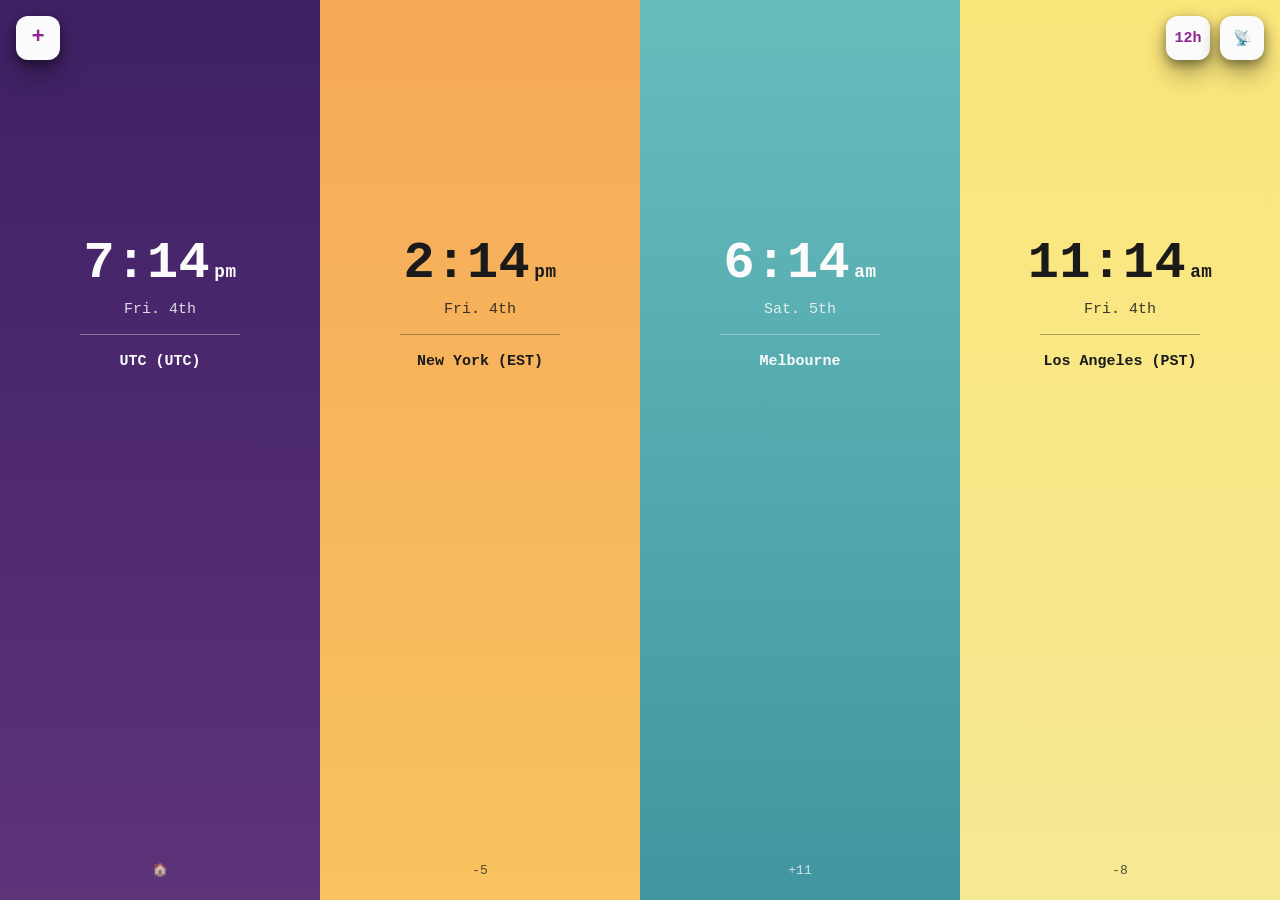
<file: index.html>
<!doctype html>
<html lang="en">
<head>
<meta charset="utf-8" />
<title>TimeZone</title>
<meta name="viewport" content="width=device-width, initial-scale=1" />
<link rel="stylesheet" href="css/style.css" />
</head>
<body>
  <div class="app">
    <button id="addZoneBtn" class="float-btn float-btn-add" title="Add a place" aria-label="Add a place">+</button>

    <div class="float-actions">
      <button id="formatToggle" class="float-btn" title="Toggle 12h / 24h">12h</button>
      <button id="enableLocationBtn" class="float-btn" title="Use precise location for your time zone" aria-label="Use precise location">📡</button>
    </div>

    <div id="cardGrid" class="zone-list"></div>
  </div>

  <!-- Add place modal -->
  <div id="modalOverlay" class="modal-overlay" hidden>
    <div class="modal" role="dialog" aria-modal="true" aria-labelledby="modalTitle">
      <div class="modal-head">
        <h2 id="modalTitle">Add a place</h2>
        <button id="modalClose" class="icon-btn" aria-label="Close">✕</button>
      </div>
      <label class="field-label" for="citySearch">Time zone</label>
      <input id="citySearch" class="search-input" type="text" placeholder="Search a city or code — Los Angeles, PST, IST…" autocomplete="off" />
      <div id="resultsList" class="results-list"></div>
    </div>
  </div>

  <script src="js/timezones.js"></script>
  <script src="js/cities.js"></script>
  <script src="js/app.js"></script>
</body>
</html>
</file>
<file: css/style.css>
:root {
  color-scheme: dark;
  /* FIO's own palette: midnight bg, noon-yellow / evening-violet accents */
  --bg: #030C1B;
  --panel: rgba(255, 255, 255, 0.06);
  --panel-border: rgba(255, 255, 255, 0.12);
  --text: #FBFBFB;
  --text-dim: rgba(251, 251, 251, 0.65);
  --accent: #FFD319;
  --accent-2: #92268E;
  --radius: 18px;
  --radius-pill: 50px;

  /* FIO's spacing scale */
  --sp-1: 3px;
  --sp-2: 5px;
  --sp-3: 10px;
  --sp-4: 20px;
  --sp-5: 30px;
  --sp-6: 40px;
  --sp-7: 80px;

  /* FIO's elevation system */
  --shadow-1: 0 0 4px rgba(17.6, 17.6, 17.6, 0.16), 0 2px 4px rgba(17.6, 17.6, 17.6, 0.08), 0 4px 8px rgba(17.6, 17.6, 17.6, 0.08);
  --shadow-2: 0 0 8px rgba(17.6, 17.6, 17.6, 0.16), 0 4px 8px rgba(17.6, 17.6, 17.6, 0.08), 0 8px 16px rgba(17.6, 17.6, 17.6, 0.08);
  --shadow-3: 0 16px 24px rgba(0, 0, 0, 0.24), 0 4px 8px rgba(0, 0, 0, 0.2), 0 4px 16px rgba(0, 0, 0, 0.3);

  --font-mono: "Roboto Mono", ui-monospace, "SF Mono", Menlo, Consolas, "Liberation Mono", monospace;
  --font-serif: Merriweather, Georgia, "Times New Roman", serif;

  font-family: var(--font-mono);
}

* { box-sizing: border-box; }

html, body {
  margin: 0;
  padding: 0;
  height: 100%;
  background: var(--bg);
  color: var(--text);
  overflow: hidden;
}

.app {
  position: relative;
  height: 100vh;
  width: 100vw;
  overflow: hidden;
}

/* ---------- floating chrome (no header bar — controls float over the columns) ---------- */
.float-btn {
  width: 44px;
  height: 44px;
  display: inline-flex;
  align-items: center;
  justify-content: center;
  border: none;
  border-radius: 12px;
  background: var(--text);
  color: var(--accent-2);
  font-size: 15px;
  font-weight: 700;
  font-family: var(--font-mono);
  cursor: pointer;
  box-shadow: var(--shadow-3);
  transition: transform 0.15s ease;
}

.float-btn:hover { transform: translateY(-1px); }
.float-btn:active { transform: translateY(0); }

.float-btn-add {
  position: fixed;
  top: 16px;
  left: 16px;
  z-index: 20;
  font-size: 22px;
  line-height: 1;
}

.float-actions {
  position: fixed;
  top: 16px;
  right: 16px;
  z-index: 20;
  display: flex;
  gap: 10px;
}

/* ---------- zone list: full-height vertical columns, edge to edge ---------- */
/* This mirrors FIO's own layout — each place is a full-bleed color band, not a card */
.zone-list {
  display: flex;
  flex-direction: row;
  flex-wrap: nowrap;
  align-items: stretch;
  height: 100vh;
  width: 100vw;
  overflow-x: auto;
  overflow-y: hidden;
}

.zone-col {
  position: relative;
  display: flex;
  flex-direction: column;
  align-items: center;
  text-align: center;
  padding-top: 26vh;
  cursor: grab;
  flex: 1 1 0;
  min-width: 220px;
}

.zone-col.home { cursor: default; }
.zone-col:active { cursor: grabbing; }

.zone-col.drag-over {
  outline: 2px dashed rgba(255, 255, 255, 0.7);
  outline-offset: -2px;
}

.zone-col .remove-btn {
  position: absolute;
  top: 14px;
  right: 14px;
  /* Above .float-actions (z-index 20) so remove stays clickable on the rightmost column */
  z-index: 25;
  width: 26px;
  height: 26px;
  border-radius: 50%;
  border: none;
  background: rgba(0, 0, 0, 0.28);
  color: #fff;
  font-size: 14px;
  line-height: 1;
  cursor: pointer;
  opacity: 0;
  /* Hidden remove must not intercept clicks meant for #enableLocationBtn / format toggle */
  pointer-events: none;
  transition: opacity 0.15s ease, background 0.15s ease;
}

.zone-col:hover .remove-btn,
.zone-col:focus-within .remove-btn {
  opacity: 1;
  pointer-events: auto;
}
.zone-col .remove-btn:hover { background: rgba(0, 0, 0, 0.5); }

.clock {
  font-size: clamp(34px, 4.2vw, 52px);
  font-weight: 800;
  letter-spacing: 0.5px;
  font-variant-numeric: tabular-nums;
}

.clock .ampm {
  font-size: 0.34em;
  font-weight: 600;
  text-transform: lowercase;
  margin-left: 4px;
}

.date-line {
  font-size: 15px;
  margin-top: 8px;
  opacity: 0.85;
}

.divider {
  width: 160px;
  height: 1px;
  margin: 16px 0;
  background: currentColor;
  opacity: 0.35;
  border: none;
}

.city-input {
  font: inherit;
  font-size: 15px;
  font-weight: 700;
  color: inherit;
  background: transparent;
  border: none;
  border-radius: 6px;
  padding: 2px 8px;
  width: 100%;
  max-width: 90%;
  text-align: center;
  overflow: hidden;
  text-overflow: ellipsis;
  cursor: text;
}

.city-input:hover { background: rgba(128, 128, 128, 0.18); }
.city-input:focus {
  background: rgba(128, 128, 128, 0.24);
  outline: none;
  box-shadow: 0 0 0 2px currentColor;
}

.col-footer {
  position: absolute;
  bottom: 22px;
  left: 0;
  right: 0;
  text-align: center;
  font-size: 13px;
  opacity: 0.75;
}

@media (max-width: 700px) {
  .zone-list { flex-wrap: wrap; height: auto; min-height: 100vh; }
  .zone-col { min-width: 100%; min-height: 60vh; }
}

/* ---------- modal ---------- */
.modal-overlay {
  position: fixed;
  inset: 0;
  background: rgba(4, 6, 16, 0.6);
  backdrop-filter: blur(4px);
  display: flex;
  align-items: flex-start;
  justify-content: center;
  padding-top: 10vh;
  z-index: 50;
}

.modal-overlay[hidden] {
  display: none;
}

.modal {
  width: min(480px, 92vw);
  max-height: 70vh;
  background: #151a2e;
  border: 1px solid var(--panel-border);
  border-radius: 16px;
  box-shadow: 0 30px 80px rgba(0, 0, 0, 0.55);
  display: flex;
  flex-direction: column;
  overflow: hidden;
}

.modal-head {
  display: flex;
  align-items: center;
  justify-content: space-between;
  padding: 16px 18px 6px;
}

.modal-head h2 { margin: 0; font-size: 17px; }

.icon-btn {
  border: none;
  background: transparent;
  color: var(--text-dim);
  font-size: 16px;
  cursor: pointer;
  padding: 4px 8px;
  border-radius: 8px;
}
.icon-btn:hover { background: rgba(255, 255, 255, 0.08); color: var(--text); }

.field-label {
  margin: 6px 18px 0;
  font-size: 11.5px;
  font-weight: 700;
  letter-spacing: 0.5px;
  text-transform: uppercase;
  color: var(--text-dim);
}

.search-input {
  margin: 6px 18px 12px;
  padding: 11px 14px;
  border-radius: 10px;
  border: 1px solid var(--panel-border);
  background: rgba(255, 255, 255, 0.06);
  color: var(--text);
  font-size: 14px;
  outline: none;
}
.search-input:focus { border-color: var(--accent-2); }

.results-list {
  overflow-y: auto;
  padding: 0 8px 12px;
}

.result-item {
  display: flex;
  align-items: center;
  gap: 10px;
  padding: 10px 10px;
  border-radius: 10px;
  cursor: pointer;
}

.result-item:hover { background: rgba(255, 255, 255, 0.08); }

.result-item .flag { font-size: 18px; }

.result-item .rmeta { display: flex; flex-direction: column; }
.result-item .rcity { font-size: 14px; font-weight: 600; }
.result-item .rsub { font-size: 12px; color: var(--text-dim); }

.result-item.disabled {
  opacity: 0.4;
  cursor: not-allowed;
}

.no-results {
  padding: 18px;
  text-align: center;
  color: var(--text-dim);
  font-size: 13.5px;
}
</file>
